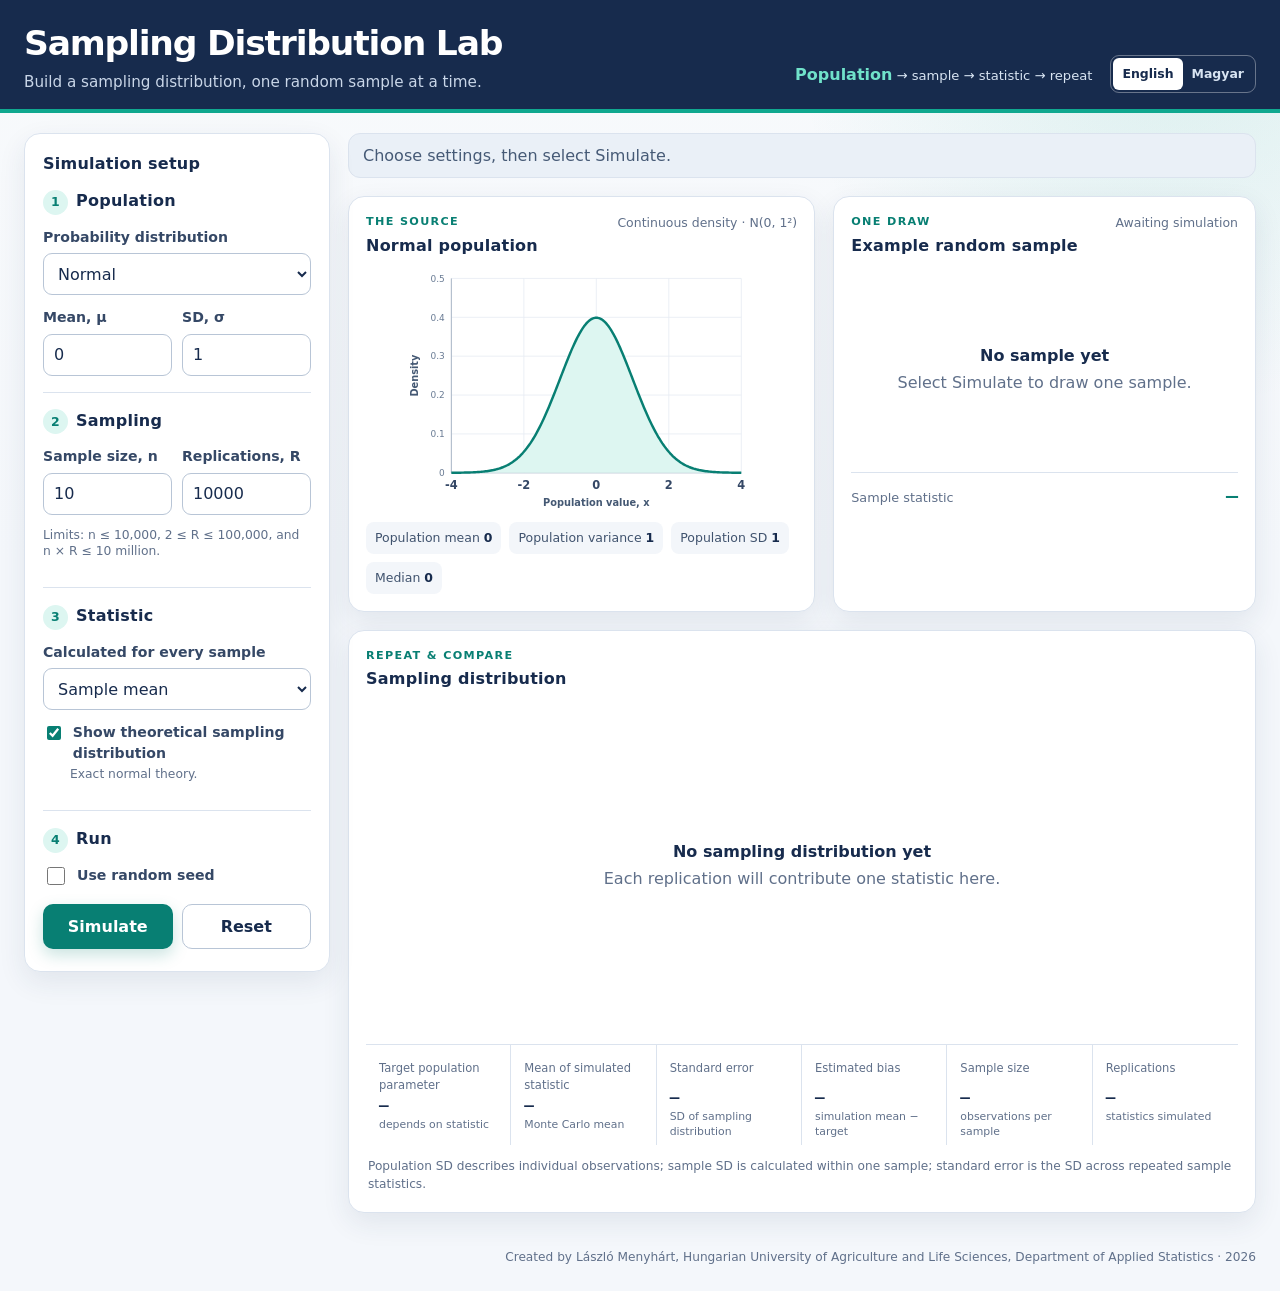
<file: index.html>
<!doctype html>
<html lang="en">
<head>
  <meta charset="utf-8">
  <meta name="viewport" content="width=device-width, initial-scale=1">
  <meta name="description" content="An interactive Monte Carlo laboratory for exploring sampling distributions.">
  <title>Sampling Distribution Lab</title>
  <link rel="icon" type="image/svg+xml" href="data:image/svg+xml,%3Csvg xmlns='http://www.w3.org/2000/svg' viewBox='0 0 64 64'%3E%3Crect width='64' height='64' rx='14' fill='%23172b4d'/%3E%3Cpath d='M10 48h44M14 43l8-12 9 7 11-22 8 16' fill='none' stroke='%2337d4ae' stroke-width='5' stroke-linecap='round' stroke-linejoin='round'/%3E%3Ccircle cx='42' cy='16' r='4' fill='%23ffd166'/%3E%3C/svg%3E">
  <link rel="stylesheet" href="css/style.css">
</head>
<body>
  <header class="topbar">
    <div class="topbar-inner">
      <div>
        <h1 data-i18n="appTitle">Sampling Distribution Lab</h1>
        <p class="subtitle" data-i18n="subtitle">Build a sampling distribution, one random sample at a time.</p>
      </div>
      <div class="header-tools">
        <div class="step-key" id="stepKey"><b>Population</b> → sample → statistic → repeat</div>
        <div class="language-switch" role="group" aria-label="Language / Nyelv">
          <button id="langEn" type="button" aria-pressed="true">English</button>
          <button id="langHu" type="button" aria-pressed="false">Magyar</button>
        </div>
      </div>
    </div>
  </header>

  <main>
    <div class="workspace">
      <aside class="controls card" aria-label="Simulation controls">
        <h2 data-i18n="simulationSetup">Simulation setup</h2>
        <form id="controlsForm" novalidate>
          <section class="control-section">
            <h2><span class="section-number">1</span><span data-i18n="population">Population</span></h2>
            <div class="field">
              <label for="distribution" data-i18n="probabilityDistribution">Probability distribution</label>
              <select id="distribution">
                <optgroup id="continuousGroup" label="Continuous">
                  <option value="normal">Normal</option>
                  <option value="uniform">Uniform</option>
                  <option value="exponential">Exponential</option>
                </optgroup>
                <optgroup id="discreteGroup" label="Discrete">
                  <option value="bernoulli">Bernoulli</option>
                  <option value="binomial">Binomial</option>
                  <option value="poisson">Poisson</option>
                </optgroup>
              </select>
            </div>
            <div id="parameterFields"></div>
          </section>

          <section class="control-section">
            <h2><span class="section-number">2</span><span data-i18n="sampling">Sampling</span></h2>
            <div class="field-row">
              <div class="field">
                <label for="sampleSize" data-i18n="sampleSizeN">Sample size, n</label>
                <input id="sampleSize" type="number" min="1" max="10000" step="1" value="10" inputmode="numeric">
              </div>
              <div class="field">
                <label for="replications" data-i18n="replicationsR">Replications, R</label>
                <input id="replications" type="number" min="2" max="100000" step="1" value="10000" inputmode="numeric">
              </div>
            </div>
            <p class="hint" data-i18n="limits">Limits: n ≤ 10,000, R ≤ 100,000, and n × R ≤ 10 million.</p>
          </section>

          <section class="control-section">
            <h2><span class="section-number">3</span><span data-i18n="statistic">Statistic</span></h2>
            <div class="field">
              <label for="statistic" data-i18n="calculatedEverySample">Calculated for every sample</label>
              <select id="statistic">
                <option value="mean">Sample mean</option>
                <option value="median">Sample median</option>
                <option value="sd">Sample SD</option>
                <option value="sd_uncorr">Sample SD (uncorr.)</option>
                <option value="variance">Sample variance</option>
                <option value="variance_uncorr">Sample variance (uncorr.)</option>
              </select>
            </div>
            <p class="hint" id="statisticHelp"></p>
            <div class="checkbox-line">
              <input id="showTheory" type="checkbox" checked>
              <label for="showTheory" data-i18n="showTheory">Show theoretical sampling distribution</label>
            </div>
            <p class="hint" id="theoryHelp">Exact when available; approximations are labelled.</p>
          </section>

          <section class="control-section">
            <h2><span class="section-number">4</span><span data-i18n="run">Run</span></h2>
            <div class="checkbox-line">
              <input id="useSeed" type="checkbox" aria-controls="seedControls" aria-expanded="false">
              <label for="useSeed" data-i18n="useRandomSeed">Use random seed</label>
            </div>
            <div class="field" id="seedControls" hidden>
              <label for="seed" data-i18n="randomSeed">Random seed</label>
              <div style="display:grid;grid-template-columns:1fr auto;gap:7px">
                <input id="seed" type="number" value="12345" min="1" max="2147483647" step="1" inputmode="numeric">
                <button id="newSeed" type="button" class="button secondary small-button" data-i18n="newSeed">New seed</button>
              </div>
              <span class="hint" data-i18n="seedHint">Same settings + same seed = same result.</span>
            </div>
            <div class="actions">
              <button id="simulate" type="submit" class="button primary" data-i18n="simulate">Simulate</button>
              <button id="reset" type="button" class="button secondary" data-i18n="reset">Reset</button>
            </div>
          </section>
        </form>
      </aside>

      <section class="results" aria-label="Simulation results">
        <div id="status" class="status-strip" role="status" aria-live="polite">
          <span id="statusText">Choose settings, then select Simulate.</span>
          <div class="progress" aria-hidden="true"><span id="progressBar"></span></div>
        </div>

        <div class="top-panels">
          <article class="panel card">
            <div class="panel-head">
              <div><div class="eyebrow" data-i18n="theSource">The source</div><h2 id="populationTitle">Population distribution</h2></div>
              <div class="panel-note" id="populationType"></div>
            </div>
            <div class="chart-wrap"><svg id="populationChart" class="chart" role="img" aria-label="Population distribution chart"></svg></div>
            <div class="population-facts" id="populationFacts"></div>
          </article>

          <article class="panel card">
            <div class="panel-head">
              <div><div class="eyebrow" data-i18n="oneDraw">One draw</div><h2 data-i18n="exampleSample">Example random sample</h2></div>
              <div class="panel-note" id="sampleSizeLabel">Awaiting simulation</div>
            </div>
            <div class="sample-chart-wrap">
              <svg id="sampleChart" class="chart" role="img" aria-label="Example random sample chart"></svg>
              <div class="empty-state" id="sampleEmpty"><div><strong data-i18n="noSampleYet">No sample yet</strong><span data-i18n="selectSimulateSample">Select Simulate to draw one sample.</span></div></div>
            </div>
            <details id="sampleValuesDetails" class="sample-values-details" hidden>
              <summary id="sampleValuesSummary">Show sample values</summary>
              <div class="sample-values" id="sampleValues"></div>
            </details>
            <div class="sample-result"><span id="sampleStatisticLabel">Sample statistic</span><strong id="sampleStatisticValue">—</strong></div>
          </article>
        </div>

        <article class="panel sampling-panel card">
          <div class="panel-head">
            <div><div class="eyebrow" data-i18n="repeatCompare">Repeat & compare</div><h2 id="samplingTitle">Sampling distribution</h2></div>
            <div class="legend" id="legend" aria-label="Chart legend"></div>
          </div>
          <div class="chart-wrap">
            <svg id="samplingChart" class="chart" role="img" aria-label="Sampling distribution chart"></svg>
            <div class="empty-state" id="samplingEmpty"><div><strong data-i18n="noSamplingYet">No sampling distribution yet</strong><span data-i18n="replicationContributes">Each replication will contribute one statistic here.</span></div></div>
          </div>
          <div id="discreteCallout" class="discrete-callout"></div>
          <div class="summary" id="summary">
            <div class="metric"><div class="metric-label">Target population parameter</div><div class="metric-value">—</div><div class="metric-sub">depends on statistic</div></div>
            <div class="metric"><div class="metric-label">Mean of simulated statistic</div><div class="metric-value">—</div><div class="metric-sub">Monte Carlo mean</div></div>
            <div class="metric"><div class="metric-label">Standard error</div><div class="metric-value">—</div><div class="metric-sub">SD of sampling distribution</div></div>
            <div class="metric"><div class="metric-label">Estimated bias</div><div class="metric-value">—</div><div class="metric-sub">simulation mean − target</div></div>
            <div class="metric"><div class="metric-label">Sample size</div><div class="metric-value">—</div><div class="metric-sub">observations per sample</div></div>
            <div class="metric"><div class="metric-label">Replications</div><div class="metric-value">—</div><div class="metric-sub">statistics simulated</div></div>
          </div>
          <p class="footnote" data-i18n="sdFootnote">Population SD describes individual observations; sample SD is calculated within one sample; standard error is the SD across repeated sample statistics.</p>
        </article>
      </section>
    </div>
  </main>
  <footer>Created by László Menyhárt, Hungarian University of Agriculture and Life Sciences, Department of Applied Statistics · 2026</footer>
  <div id="tooltip" class="tooltip" role="tooltip"></div>

  <script src="js/app.js"></script>
</body>
</html>
</file>
<file: css/style.css>
:root {
      --ink: #172b4d;
      --muted: #60708a;
      --paper: #f4f7fb;
      --card: #ffffff;
      --line: #dbe3ee;
      --line-strong: #b8c5d6;
      --teal: #087f73;
      --teal-bright: #10a88f;
      --teal-pale: #ddf6f1;
      --navy: #172b4d;
      --amber: #e49b21;
      --amber-pale: #fff3d6;
      --red: #b33a3a;
      --shadow: 0 10px 28px rgba(31, 54, 87, .09);
      --radius: 16px;
    }

    * { box-sizing: border-box; }
    [hidden] { display: none !important; }
    html { color-scheme: light; }
    body {
      margin: 0;
      min-width: 320px;
      background:
        radial-gradient(circle at 92% 2%, rgba(16,168,143,.12), transparent 24rem),
        linear-gradient(180deg, #f8fafc 0, var(--paper) 35rem);
      color: var(--ink);
      font: 16px/1.45 Inter, ui-sans-serif, system-ui, -apple-system, BlinkMacSystemFont, "Segoe UI", sans-serif;
    }

    button, input, select { font: inherit; }
    button, select, input { min-height: 42px; }
    button { cursor: pointer; }
    button:focus-visible, input:focus-visible, select:focus-visible {
      outline: 3px solid rgba(16,168,143,.28);
      outline-offset: 2px;
    }

    .topbar {
      background: var(--navy);
      color: #fff;
      border-bottom: 4px solid var(--teal-bright);
    }
    .topbar-inner {
      max-width: 1500px;
      margin: auto;
      padding: 18px 24px 16px;
      display: flex;
      align-items: flex-end;
      justify-content: space-between;
      gap: 24px;
    }
    h1 { margin: 0; font-size: clamp(1.45rem, 2.7vw, 2.25rem); letter-spacing: -.035em; }
    .subtitle { margin: 3px 0 0; color: #c9d6e8; font-size: .95rem; }
    .step-key { color: #d8e4f2; font-size: .82rem; text-align: right; white-space: nowrap; }
    .step-key b { color: #70e2ca; font-size: 1rem; }
    .header-tools { display: flex; align-items: center; gap: 18px; }
    .language-switch { display: inline-flex; border: 1px solid rgba(255,255,255,.35); border-radius: 9px; padding: 2px; }
    .language-switch button { min-height: 32px; border: 0; border-radius: 6px; padding: 5px 9px; background: transparent; color: #d8e4f2; font-size: .78rem; font-weight: 700; }
    .language-switch button[aria-pressed="true"] { background: #fff; color: var(--navy); }

    main { max-width: 1500px; margin: 0 auto; padding: 20px 24px 36px; }
    .workspace { display: grid; grid-template-columns: minmax(250px, 306px) minmax(0, 1fr); gap: 18px; align-items: start; }
    .card { background: var(--card); border: 1px solid var(--line); border-radius: var(--radius); box-shadow: var(--shadow); }

    .controls { padding: 18px; position: sticky; top: 12px; }
    .controls h2, .panel h2 { font-size: 1rem; letter-spacing: .015em; margin: 0; }
    .section-number {
      display: inline-grid; place-items: center; width: 25px; height: 25px; margin-right: 8px;
      border-radius: 50%; background: var(--teal-pale); color: var(--teal); font-size: .78rem; font-weight: 800;
    }
    .control-section { padding: 16px 0; border-bottom: 1px solid var(--line); }
    .control-section:first-of-type { padding-top: 14px; }
    .control-section:last-of-type { border: 0; padding-bottom: 4px; }
    .field { display: grid; gap: 6px; margin-top: 12px; }
    .field-row { display: grid; grid-template-columns: 1fr 1fr; gap: 10px; }
    label { font-weight: 700; font-size: .88rem; color: #354866; }
    .hint { color: var(--muted); font-size: .77rem; line-height: 1.3; }
    input[type="number"], input[type="text"], select {
      width: 100%; border: 1px solid var(--line-strong); border-radius: 9px; background: #fff; color: var(--ink); padding: 8px 10px;
    }
    input:invalid { border-color: var(--red); }
    .checkbox-line { display: flex; align-items: flex-start; gap: 9px; margin-top: 12px; }
    .checkbox-line input { width: 18px; height: 18px; min-height: 0; margin-top: 2px; accent-color: var(--teal); }
    .checkbox-line label { font-weight: 600; }
    #theoryHelp { margin-left: 27px; margin-top: 3px; }
    .actions { display: grid; grid-template-columns: 1fr 1fr; gap: 9px; margin-top: 16px; }
    .button {
      border: 1px solid transparent; border-radius: 10px; padding: 10px 13px; font-weight: 800;
      transition: transform .12s ease, box-shadow .12s ease, background .12s ease;
    }
    .button:hover:not(:disabled) { transform: translateY(-1px); }
    .primary { background: var(--teal); color: #fff; box-shadow: 0 6px 16px rgba(8,127,115,.22); }
    .primary:hover:not(:disabled) { background: #066e64; }
    .secondary { background: #fff; color: var(--ink); border-color: var(--line-strong); }
    .small-button { min-height: 34px; padding: 5px 9px; font-size: .78rem; }
    .button:disabled { opacity: .58; cursor: wait; }

    .results { min-width: 0; display: grid; gap: 18px; }
    .status-strip {
      min-height: 44px; display: flex; align-items: center; justify-content: space-between; gap: 14px;
      border-radius: 12px; padding: 10px 14px; background: #eaf0f7; color: #465a76; border: 1px solid var(--line);
    }
    .status-strip.ready { background: var(--teal-pale); color: #075f57; border-color: #a6ddd2; }
    .status-strip.error { background: #fff0f0; color: #8c2e2e; border-color: #efb7b7; }
    .status-strip.running { background: var(--amber-pale); color: #6c4b0b; border-color: #f0ce86; }
    .progress { width: min(260px, 35%); height: 7px; border-radius: 99px; background: rgba(23,43,77,.13); overflow: hidden; display: none; }
    .running .progress { display: block; }
    .progress > span { display: block; height: 100%; width: 0; background: var(--amber); transition: width .1s linear; }

    .top-panels { display: grid; grid-template-columns: 1.05fr .95fr; gap: 18px; }
    .panel { padding: 17px; min-width: 0; }
    .panel-head { display: flex; align-items: flex-start; justify-content: space-between; gap: 14px; margin-bottom: 10px; }
    .eyebrow { color: var(--teal); text-transform: uppercase; font-size: .7rem; font-weight: 900; letter-spacing: .12em; margin-bottom: 3px; }
    .panel-note { color: var(--muted); font-size: .78rem; text-align: right; max-width: 44%; }
    .chart-wrap { position: relative; width: 100%; height: 245px; }
    .sampling-panel .chart-wrap { height: 330px; }
    svg.chart { width: 100%; height: 100%; display: block; overflow: visible; }
    .axis { stroke: #9eacbd; stroke-width: 1; }
    .grid { stroke: #e7ecf3; stroke-width: 1; }
    .tick-text { fill: #687a93; font-size: 11px; }
    .tick-text.x-emphasis { fill: #354866; font-size: 14px; font-weight: 700; }
    .axis-label { fill: #445873; font-size: 12px; font-weight: 700; }
    .empty-state { position: absolute; inset: 0; display: grid; place-content: center; text-align: center; color: var(--muted); padding: 20px; }
    .empty-state strong { color: var(--ink); display: block; margin-bottom: 4px; }

    .population-facts { display: flex; flex-wrap: wrap; gap: 8px; margin-top: 10px; }
    .fact { background: #f3f6fa; border-radius: 8px; padding: 7px 9px; font-size: .78rem; color: #40536e; }
    .fact b { color: var(--ink); }
    .sample-chart-wrap { position: relative; width: 100%; height: 205px; }
    .sample-values-details { margin-top: 8px; border-top: 1px solid var(--line); padding-top: 8px; }
    .sample-values-details summary { color: var(--teal); font-weight: 700; font-size: .8rem; cursor: pointer; }
    .sample-values { max-height: 115px; overflow: auto; display: flex; align-content: flex-start; flex-wrap: wrap; gap: 7px; padding: 9px 2px 3px; }
    .value-pill { font-variant-numeric: tabular-nums; padding: 6px 8px; background: #edf3f8; border: 1px solid #d9e3ed; border-radius: 7px; font-size: .8rem; }
    .sample-result { border-top: 1px solid var(--line); padding-top: 12px; display: flex; justify-content: space-between; gap: 14px; align-items: baseline; }
    .sample-result span { color: var(--muted); font-size: .8rem; }
    .sample-result strong { font: 800 1.25rem ui-monospace, SFMono-Regular, Consolas, monospace; color: var(--teal); }

    .sampling-panel { padding-bottom: 19px; }
    .legend { display: flex; gap: 14px; align-items: center; flex-wrap: wrap; color: var(--muted); font-size: .76rem; }
    .legend-item { display: inline-flex; align-items: center; gap: 6px; }
    .swatch { width: 15px; height: 8px; background: var(--teal); border-radius: 2px; }
    .swatch.line { height: 3px; background: var(--amber); }
    .discrete-callout { margin-top: 10px; padding: 10px 12px; background: #f2fbf9; border-left: 4px solid var(--teal-bright); border-radius: 0 9px 9px 0; color: #245d58; font-size: .85rem; display: none; }
    .discrete-callout.show { display: block; }

    .summary { display: grid; grid-template-columns: repeat(6, minmax(105px, 1fr)); border-top: 1px solid var(--line); margin-top: 14px; }
    .metric { padding: 15px 13px 5px; border-right: 1px solid var(--line); min-width: 0; }
    .metric:last-child { border-right: 0; }
    .metric-label { color: var(--muted); font-size: .72rem; min-height: 2.2em; }
    .metric-value { font: 800 1rem ui-monospace, SFMono-Regular, Consolas, monospace; margin-top: 3px; overflow-wrap: anywhere; }
    .metric-sub { color: var(--muted); font-size: .68rem; margin-top: 2px; }
    .footnote { color: var(--muted); font-size: .76rem; margin: 13px 2px 0; }
    footer { max-width: 1500px; margin: 0 auto; padding: 0 24px 24px; color: var(--muted); font-size: .76rem; text-align: right; }

    .tooltip {
      position: fixed; z-index: 30; pointer-events: none; opacity: 0; transform: translate(-50%, calc(-100% - 10px));
      background: #13233c; color: white; padding: 7px 9px; border-radius: 7px; font-size: .75rem; box-shadow: 0 5px 16px rgba(0,0,0,.2);
      white-space: nowrap; transition: opacity .08s ease;
    }

    @media (max-width: 1050px) {
      .workspace { grid-template-columns: 1fr; }
      .controls { position: static; }
      .controls form { display: grid; grid-template-columns: repeat(3, 1fr); gap: 0 20px; }
      .controls > h2 { grid-column: 1 / -1; }
      .control-section { border-bottom: 0; border-right: 1px solid var(--line); padding: 12px 18px 4px 0; }
      .control-section:nth-of-type(3) { border-right: 0; }
      .control-section:last-of-type { grid-column: 1 / -1; border-top: 1px solid var(--line); margin-top: 12px; }
      .actions { max-width: 430px; }
      .summary { grid-template-columns: repeat(3, 1fr); }
      .metric:nth-child(3) { border-right: 0; }
    }
    @media (max-width: 760px) {
      .topbar-inner { padding: 15px 16px; align-items: flex-start; }
      .step-key { display: none; }
      .header-tools { align-self: center; }
      main { padding: 14px 12px 28px; }
      .controls form, .top-panels { grid-template-columns: 1fr; }
      .control-section { border-right: 0; border-bottom: 1px solid var(--line); padding-right: 0; }
      .control-section:nth-of-type(3) { border-bottom: 0; }
      .panel-note { max-width: 52%; }
      .chart-wrap { height: 225px; }
      .sampling-panel .chart-wrap { height: 280px; }
      .summary { grid-template-columns: repeat(2, 1fr); }
      .metric:nth-child(2n) { border-right: 0; }
      .metric:nth-child(3) { border-right: 1px solid var(--line); }
    }
    @media (max-width: 430px) {
      .field-row { grid-template-columns: 1fr; }
      .status-strip { align-items: flex-start; flex-direction: column; }
      .progress { width: 100%; }
      .panel { padding: 14px; }
      .panel-head { display: block; }
      .panel-note { max-width: none; text-align: left; margin-top: 3px; }
      .sample-chart-wrap { height: 190px; }
      .summary { grid-template-columns: 1fr; }
      .metric, .metric:nth-child(3) { border-right: 0; border-bottom: 1px solid var(--line); }
    }
    @media (prefers-reduced-motion: reduce) { * { scroll-behavior: auto !important; transition: none !important; } }
</file>
